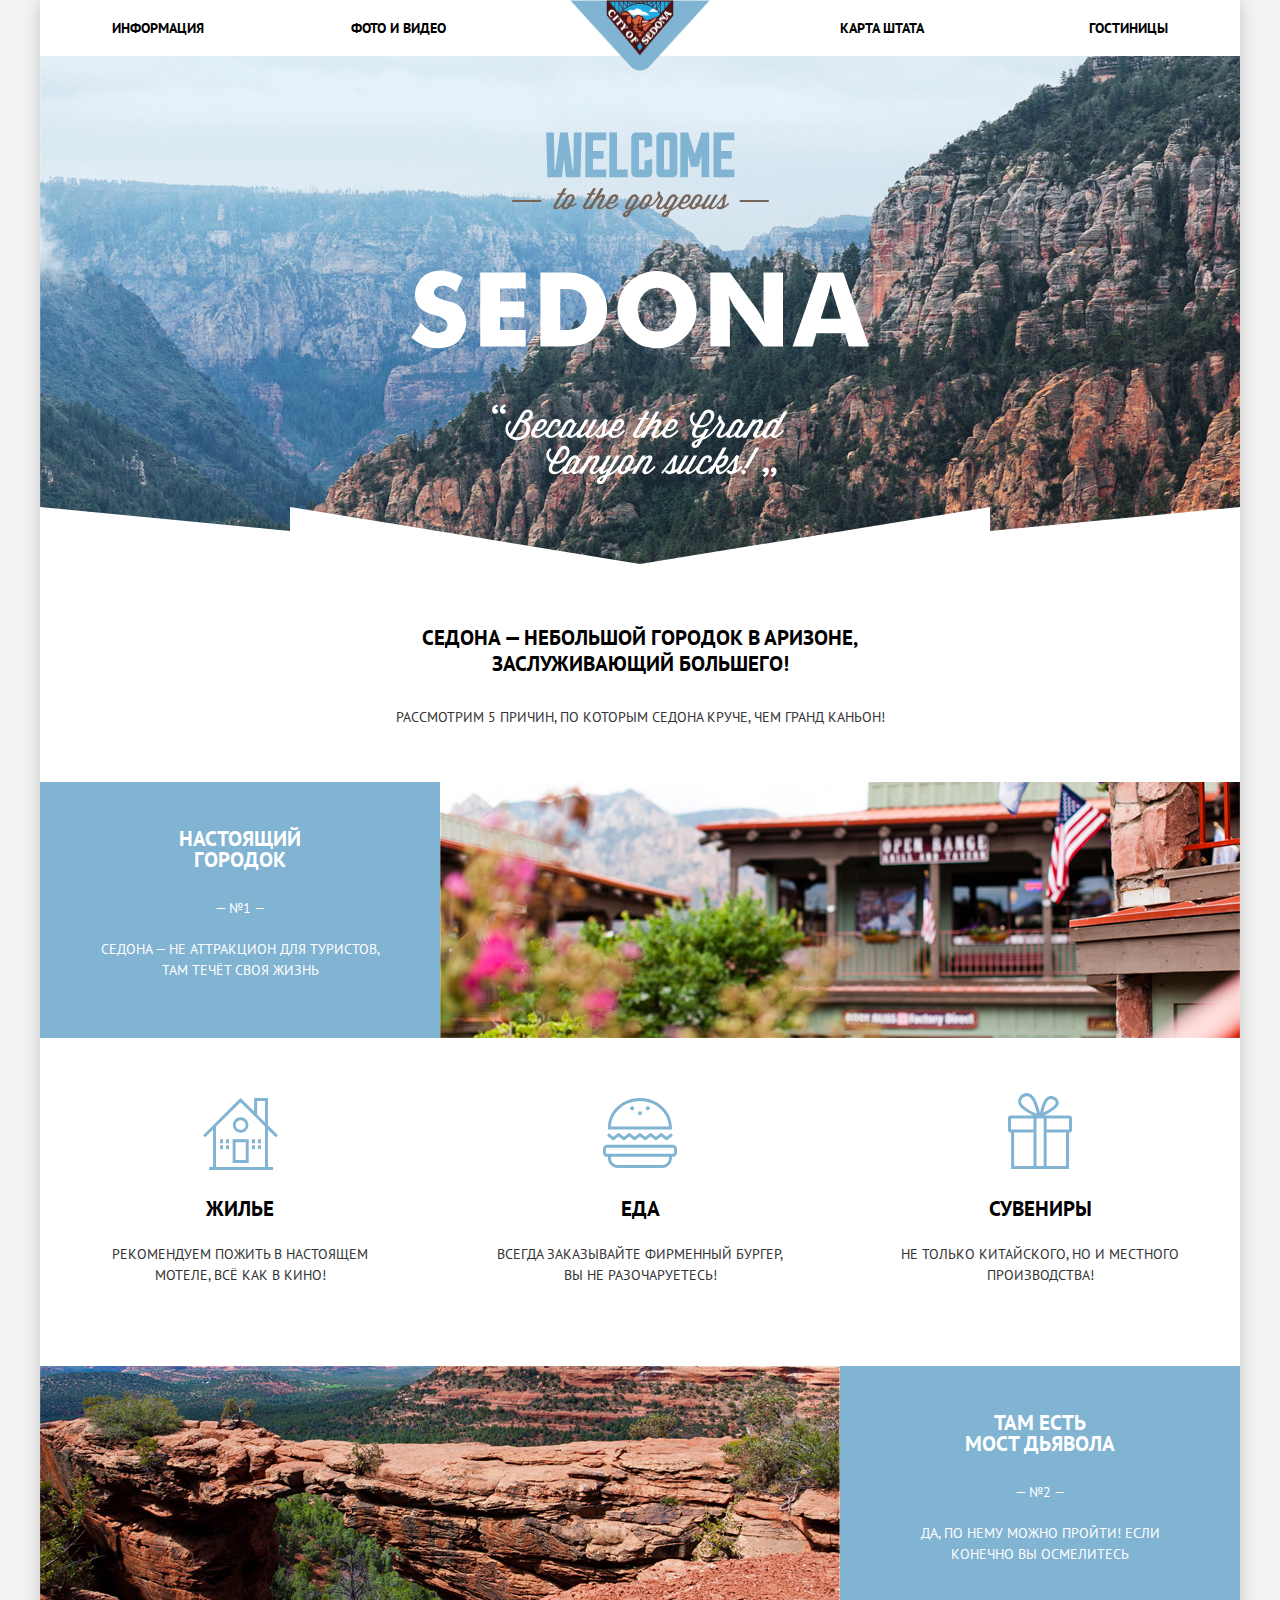
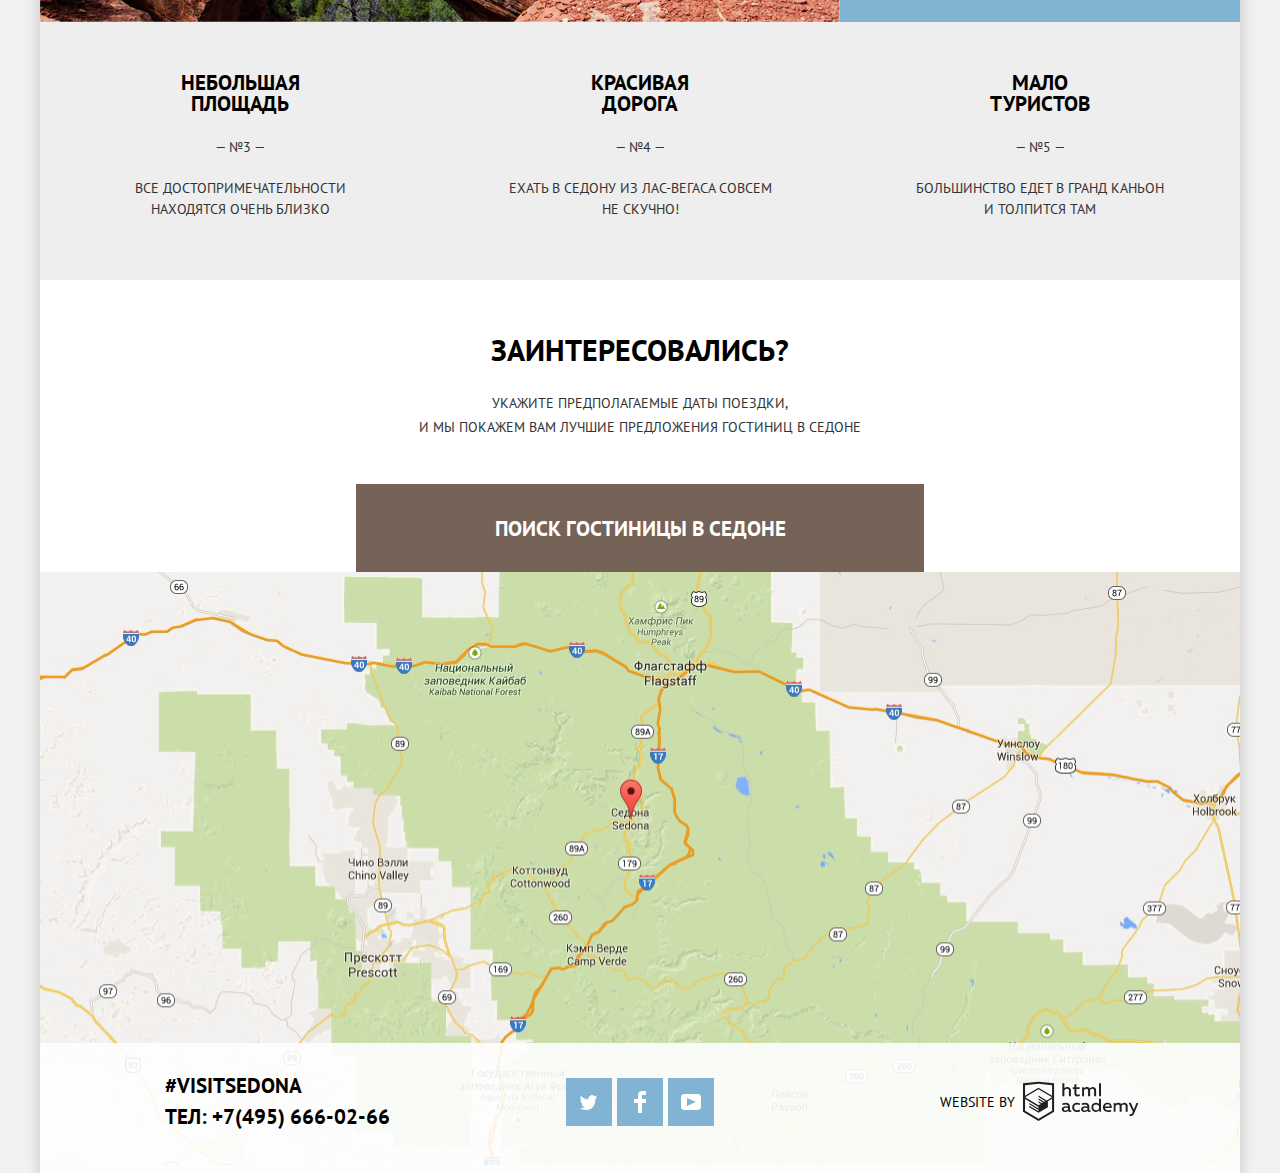
<file: index.html>
<!DOCTYPE html>
<html lang="ru">
  <head>
    <meta charset="utf-8">
    <title>HTML Academy: Седона</title>
    <link href="https://fonts.googleapis.com/css?family=PT+Sans:400,700&display=swap&subset=cyrillic" rel="stylesheet">
    <link href="css/min-normalize.css" rel="stylesheet">
    <link href="css/min-style.css" rel="stylesheet">
  </head>

  <body>
    <div class="container">
      <header>
        <nav class="main-navigation">
          <a class="main-header-logo"><img src="img/logo/logo.png" width="140" height="71" alt="City of Sedona"></a>
          <ul class="site-navigation">
            <li><a href="#">Информация</a></li>
            <li><a href="#">Фото и видео</a></li>
            <li><a href="#">Карта штата</a></li>
            <li><a href="sedona-hotels.html">Гостиницы</a></li>
          </ul>
        </nav>
      </header>

      <main>
        <section class="welcome-sedona">
          <img src="img/banners/welcome.svg" alt="Добро пожаловать в Седону!" width="459" height="353">
        </section>

        <section class="about-sedona">
          <h1>Седона — небольшой городок в Аризоне, заслуживающий большего!</h1>
          <p>Рассмотрим 5 причин, по которым Седона круче, чем Гранд Каньон!</p>
        </section>
        <section class="advantages">       <!-- Большая секция преимущества -->
          <ul class="reasons-list">
            <li class="big-reason">  <!-- Первая большая причина -->
                <div class="description-column">
                  <h2>Настоящий городок</h2>
                  <p class="reason-number">— №1 —</p>
                  <p class="reason-text">Седона — не аттракцион для туристов, там течёт своя жизнь</p>
                </div>
                <img class="big-reason-img" src="img/content/feature-picture1.jpg" alt="изображение городка в Седоне" width="800" height="256">
            </li>
            <li class="big-reason-advantages big-reason-advantages-housing">
              <h3>Жилье</h3>
              <p>Рекомендуем пожить в настоящем мотеле, всё как в кино!</p>
            </li>
            <li class="big-reason-advantages big-reason-advantages-food">
              <h3>Еда</h3>
              <p>Всегда заказывайте фирменный бургер, вы не разочаруетесь!</p>
            </li>
            <li class="big-reason-advantages big-reason-advantages-souvenirs">
              <h3>Сувениры</h3>
              <p>Не только китайского, но и местного производства!</p>
            </li>
            <li class="big-reason"> <!-- Вторая большая причина -->
              <img class="big-reason-img" src="img/content/feature-picture2.jpg" alt="изображение Моста Дьявола" width="800" height="256">
              <div class="description-column">
                <h2>Там есть<br>Мост дьявола</h2>
                <p class="reason-number">— №2 —</p>
                <p class="reason-text">Да, по нему можно пройти! Если конечно вы осмелитесь</p>
              </div>
            </li>
            <li class="small-reason">          <!-- маленькие причины -->
              <h3>Небольшая площадь</h3>
              <p class="reason-number">— №3 —</p>
              <p>Все достопримечательности находятся очень близко</p>
            </li>
            <li class="small-reason">
              <h3>Красивая дорога</h3>
              <p class="reason-number">— №4 —</p>
              <p>Ехать в Седону из Лас-Вегаса совсем не скучно!</p>
            </li>
            <li class="small-reason">
              <h3>Мало туристов</h3>
              <p class="reason-number">— №5 —</p>
              <p>Большинство едет в Гранд Каньон и толпится там</p>
            </li>
          </ul>
        </section>

        <section class="hotel-search">
          <h2>Заинтересовались?</h2>
          <p class="hotel-search-text">Укажите предполагаемые даты поездки,<br>и мы покажем вам лучшие предложения гостиниц в Седоне</p>
          <button class="brown-button brown-button-big" type="button">Поиск гостиницы в Седоне</button>

          <div class="search-form-container">
            <form class="search-form" action="index.html" method="post">
              <h3 class="visually-hidden">Поиск гостиницы в Седоне</h3>
              <p class="search-form-item">
                <label class="form-item-arrival" for="arrival-date">Дата заезда:</label>
                <input id="arrival-date" type="text" name="arrival-date" placeholder="24 апреля 2017" value="" >
                <button class="input-calendar" type="button" aria-label="Открыть календарь">
                  <svg xmlns="http://www.w3.org/2000/svg" width="21" height="22" viewBox="0 0 21 22"><path d="M19.251 2.025h-2.845V.648c0-.381-.294-.689-.656-.689-.363 0-.656.308-.656.689v1.377h-3.938V.648c0-.381-.294-.689-.655-.689-.363 0-.657.308-.657.689v1.377H5.906V.648c0-.381-.294-.689-.656-.689-.363 0-.657.308-.657.689v1.377H1.75C.784 2.025 0 2.847 0 3.862v16.302C0 21.179.784 22 1.75 22h17.501c.966 0 1.749-.821 1.749-1.836V3.862c0-1.015-.783-1.837-1.749-1.837zm.437 18.139a.448.448 0 0 1-.437.459H1.75a.45.45 0 0 1-.438-.459V3.862a.45.45 0 0 1 .438-.459h2.844v1.378c0 .381.294.689.657.689.362 0 .656-.308.656-.689V3.403h3.938v1.378c0 .381.294.689.657.689.361 0 .655-.308.655-.689V3.403h3.938v1.378c0 .381.293.689.656.689.362 0 .656-.308.656-.689V3.403h2.845c.241 0 .437.206.437.459v16.302z"/><path d="M4.594 8.225h2.625v2.066H4.594zM4.594 11.668h2.625v2.067H4.594zM4.594 15.112h2.625v2.066H4.594zM9.188 15.112h2.625v2.066H9.188zM9.188 11.668h2.625v2.067H9.188zM9.188 8.225h2.625v2.066H9.188zM13.781 15.112h2.625v2.066h-2.625zM13.781 11.668h2.625v2.067h-2.625zM13.781 8.225h2.625v2.066h-2.625z"/></svg>
                </button>
              </p>
              <p class="search-form-item">
                <label class="form-item-departure" for="departure-date">Дата выезда:</label>
                <input id="departure-date" type="text" name="departure-date" placeholder="4 июля 2017" value="">
                <button class="input-calendar" type="button" aria-label="Открыть календарь">
                  <svg xmlns="http://www.w3.org/2000/svg" width="21" height="22" viewBox="0 0 21 22"><path d="M19.251 2.025h-2.845V.648c0-.381-.294-.689-.656-.689-.363 0-.656.308-.656.689v1.377h-3.938V.648c0-.381-.294-.689-.655-.689-.363 0-.657.308-.657.689v1.377H5.906V.648c0-.381-.294-.689-.656-.689-.363 0-.657.308-.657.689v1.377H1.75C.784 2.025 0 2.847 0 3.862v16.302C0 21.179.784 22 1.75 22h17.501c.966 0 1.749-.821 1.749-1.836V3.862c0-1.015-.783-1.837-1.749-1.837zm.437 18.139a.448.448 0 0 1-.437.459H1.75a.45.45 0 0 1-.438-.459V3.862a.45.45 0 0 1 .438-.459h2.844v1.378c0 .381.294.689.657.689.362 0 .656-.308.656-.689V3.403h3.938v1.378c0 .381.294.689.657.689.361 0 .655-.308.655-.689V3.403h3.938v1.378c0 .381.293.689.656.689.362 0 .656-.308.656-.689V3.403h2.845c.241 0 .437.206.437.459v16.302z"/><path d="M4.594 8.225h2.625v2.066H4.594zM4.594 11.668h2.625v2.067H4.594zM4.594 15.112h2.625v2.066H4.594zM9.188 15.112h2.625v2.066H9.188zM9.188 11.668h2.625v2.067H9.188zM9.188 8.225h2.625v2.066H9.188zM13.781 15.112h2.625v2.066h-2.625zM13.781 11.668h2.625v2.067h-2.625zM13.781 8.225h2.625v2.066h-2.625z"/></svg>
                </button>
              </p>
              <p class="people-counter">
                <label for="adult">Взрослые:</label>
                <span class="people-counter-container">
                  <button type="button" aria-label="Уменьшить количество">−</button>
                  <input id="adult" type="number" name="adult" value="2">
                  <button type="button" aria-label="Увеличить количество">+</button>
                </span>
              </p>
              <p class="people-counter">
                <label for="child">Дети:</label>
                <span class="people-counter-container">
                  <button type="button" aria-label="Уменьшить количество">−</button>
                  <input id="child" type="number" name="child" value="0">
                  <button type="button" aria-label="Увеличить количество">+</button>
                </span>
              </p>
              <button type="submit" class="blue-button blue-button-big">Найти</button>
            </form>
          </div>

        </section>
        <iframe src="https://www.google.com/maps/embed?pb=!1m18!1m12!1m3!1d52385.13565747691!2d-111.83015810420495!3d34.85444381570012!2m3!1f0!2f0!3f0!3m2!1i1024!2i768!4f13.1!3m3!1m2!1s0x872da132f942b00d%3A0x5548c523fa6c8efd!2z0KHQtdC00L7QvdCwLCDQkNGA0LjQt9C-0L3QsCA4NjMzNiwg0KHQqNCQ!5e0!3m2!1sru!2sru!4v1584162866774!5m2!1sru!2sru" width="1200" height="593" aria-label="интерактивная карта" allowfullscreen="" aria-hidden="false" tabindex="0"></iframe>
        <img src="img/content/map.png" alt="город Седона расположен в северной части долины Верде штата Аризона, по обе стороны границы между округами Коконино и Явапаи" width="1200" height="593">
      </main>

      <footer class="main-footer index-footer">
        <p class="footer-contacts">
          <span>#visitSEDONA</span>
          <a href="tel:+74956660266">Тел: +7(495) 666-02-66</a>
        </p>
        <ul class="footer-social-list">
          <li>
            <a class="social-button" href="#">
              <span class="visually-hidden">Twitter</span>
              <svg xmlns="http://www.w3.org/2000/svg" xmlns:xlink="http://www.w3.org/1999/xlink" width="17" height="15" viewBox="0 0 17 15">
                <image width="17" height="15"/>
                <path fill="#FFF" d="M10.95.144c1.685-.496 2.984.27 3.577 1.179.673-.231 1.331-.481 2.011-.708a2.345 2.345 0 0 1-.857 1.768c.685.17 1.304-.491 1.304-.491-.169 1-1.006 1.788-1.563 2.024-.231 6.75-3.175 11.217-10.077 11.082h-.446c-.41 0-4.164-.46-4.898-1.887 2.271.196 3.893-.422 4.693-1.177-.96-.3-2.679-.477-2.979-2.95.349.106.564.228 1.19.119C1.705 8.247.374 7.53.448 5.33c.285.328 1.067.536 1.34.472C1.085 5.561-.182 2.442.894.85c1.818 1.854 3.735 3.606 7.152 3.773C8.254 2.33 9.183.793 10.95.144z"/>
              </svg>
            </a>
          </li>
          <li>
            <a class="social-button" href="#">
              <span class="visually-hidden">Facebook</span>
              <svg xmlns="http://www.w3.org/2000/svg" width="12" height="22" viewBox="0 0 12 22">
                <path fill="#FFF" d="M12 4V0H8a4 4 0 0 0-4 4v4H0v4h4v10h4V12h4V8H8V4h4z"/>
              </svg>
            </a>
          </li>
          <li>
            <a class="social-button" href="#">
              <span class="visually-hidden">YouTube</span>
              <svg xmlns="http://www.w3.org/2000/svg" xmlns:xlink="http://www.w3.org/1999/xlink" width="20" height="16" viewBox="0 0 20 16">
                <image width="20" height="16" />
                <path fill="#FFF" d="M17 0H3C1.35 0 0 1.35 0 3v10c0 1.65 1.35 3 3 3h14c1.65 0 3-1.35 3-3V3c0-1.65-1.35-3-3-3zM6.027 11.998V4.002L15.014 8l-8.987 3.998z"/>
              </svg>
            </a>
          </li>
        </ul>
          <p class="footer-copyright">
            <span>
              Website by
            </span>
            <a class="footer-copyright-link" href="https://htmlacademy.ru/intensive/htmlcss" target="_blank">
              <span class="visually-hidden">HTML-Academia</span>
              <svg xmlns="http://www.w3.org/2000/svg" data-name="Layer 1" width="115" height="41" viewBox="0 0 113 39">
                  <path fill="#231f20" d="M46.84 28.22a2.07 2.07 0 0 0 .58-.11v1.4a3.41 3.41 0 0 1-1.24.22 1.75 1.75 0 0 1-1.75-1 5.08 5.08 0 0 1-3.3 1.13c-1.59 0-3.06-.87-3.06-2.68 0-2.24 2.08-2.93 3.9-2.93a11.63 11.63 0 0 1 2.28.26v-.31c0-1.09-.8-1.86-2.3-1.86a7.79 7.79 0 0 0-3.15.67v-1.79a10.72 10.72 0 0 1 3.35-.58c2.48 0 4 1.18 4 3.83v3.14a.57.57 0 0 0 .69.61zm-6.76-1.19a1.42 1.42 0 0 0 1.64 1.29 3.56 3.56 0 0 0 2.53-1v-1.51a10.21 10.21 0 0 0-1.9-.22c-1.1.01-2.27.35-2.27 1.45zM53.06 20.62a5.29 5.29 0 0 1 2.7.67v1.79a4.28 4.28 0 0 0-2.42-.73 2.89 2.89 0 1 0 0 5.76 5.26 5.26 0 0 0 2.55-.67v1.8a6.58 6.58 0 0 1-2.9.6 4.42 4.42 0 0 1-4.72-4.54 4.54 4.54 0 0 1 4.79-4.68zM65.84 28.22a2.07 2.07 0 0 0 .58-.11v1.4a3.41 3.41 0 0 1-1.24.22 1.75 1.75 0 0 1-1.75-1 5.08 5.08 0 0 1-3.3 1.13c-1.59 0-3.06-.87-3.06-2.68 0-2.24 2.08-2.93 3.9-2.93a11.63 11.63 0 0 1 2.28.26v-.31c0-1.09-.8-1.86-2.3-1.86a7.79 7.79 0 0 0-3.15.67v-1.79a10.72 10.72 0 0 1 3.35-.58c2.48 0 4 1.18 4 3.83v3.14a.57.57 0 0 0 .69.61zm-6.76-1.19a1.42 1.42 0 0 0 1.64 1.29 3.56 3.56 0 0 0 2.53-1v-1.51a10.21 10.21 0 0 0-1.9-.22c-1.11.01-2.27.35-2.27 1.45zM76.67 16.85v12.76h-1.76v-1.39a4.07 4.07 0 0 1-3.35 1.62 4.62 4.62 0 0 1 0-9.22 4 4 0 0 1 3.15 1.37v-5.14h2zm-4.76 5.48a2.9 2.9 0 0 0 0 5.8 3 3 0 0 0 2.79-1.84v-2.13a3.06 3.06 0 0 0-2.79-1.83zM82.99 20.62c3.48 0 4.68 2.81 4.12 5.34h-6.58c.22 1.57 1.75 2.22 3.35 2.22a6.41 6.41 0 0 0 2.77-.62v1.68a7.5 7.5 0 0 1-3.14.6c-2.68 0-5-1.53-5-4.61a4.39 4.39 0 0 1 4.48-4.61zm.09 1.62a2.39 2.39 0 0 0-2.57 2.26h4.85a2.06 2.06 0 0 0-2.28-2.26zM89.1 29.61v-8.75h1.73v1.09a4 4 0 0 1 2.92-1.33 3 3 0 0 1 2.73 1.4 4.33 4.33 0 0 1 3.06-1.4 3.21 3.21 0 0 1 3.32 3.52v5.47h-2V24.2a1.67 1.67 0 0 0-1.73-1.84 2.94 2.94 0 0 0-2.17 1.18V29.61h-2V24.2a1.67 1.67 0 0 0-1.73-1.84 3.11 3.11 0 0 0-2.32 1.35v5.91h-2zM111.47 20.86h2l-4.1 9.93c-.95 2.28-2.19 3-3.52 3a5 5 0 0 1-1.15-.15v-1.66a3 3 0 0 0 .89.13c.95 0 1.66-.67 2.17-2l.18-.44-4.16-8.82h2.13l3 6.6zM40.66 1.53v5a4 4 0 0 1 2.83-1.2A3.41 3.41 0 0 1 47.1 8.9v5.41h-2V9.15a1.9 1.9 0 0 0-2-2.1 3.08 3.08 0 0 0-2.44 1.46v5.8h-2V1.53h2zM52.43 2.42v3.12h3.17v1.71h-3.17v4c0 1.15.53 1.53 1.66 1.53a4.71 4.71 0 0 0 1.77-.35v1.68a7.14 7.14 0 0 1-2.35.38 2.68 2.68 0 0 1-3-2.88V7.23h-1.6V5.52h1.57V2.88zM58.1 14.29V5.54h1.73v1.09a4 4 0 0 1 2.92-1.33 3 3 0 0 1 2.73 1.4 4.33 4.33 0 0 1 3.06-1.4 3.21 3.21 0 0 1 3.32 3.52v5.47h-2V8.88a1.67 1.67 0 0 0-1.73-1.84 2.94 2.94 0 0 0-2.17 1.18V14.29h-2V8.88a1.67 1.67 0 0 0-1.73-1.84 3.11 3.11 0 0 0-2.32 1.35v5.91h-2zM74.72 1.52h1.95v12.76h-1.95zM15.44.02h-.16L0 1.62v28l15.28 9.09 15.28-9.09v-28zm13.12 28.45l-13.28 7.9L2 28.47V16.99l13.22 7.87v1.43l-9.07-5.4v1.38l9.11 5.47v1.46l-9.1-5.42v1.38l9.11 5.47 9.19-5.5V19.22l4.1-2.45v11.67zm0-13.16l-3.65 2.14-1.68 1-8-4.76v1.38l6.84 4.07h-.06l-.15.09-1 .57-5.64-3.36v1.38l4.45 2.65-1.05.7-3.36-2v1.38l2.21 1.3-2.25 1.35-13.16-7.82 13.17-7.92zm0-1.39L15.21 6.05l-13.2 7.86V3.41l13.28-1.39 13.28 1.39v10.51z"/>
              </svg>
            </a>
          </p>
      </footer>
    </div>
    <script src="js/min-form.js"></script>
  </body>
</html>
</file>
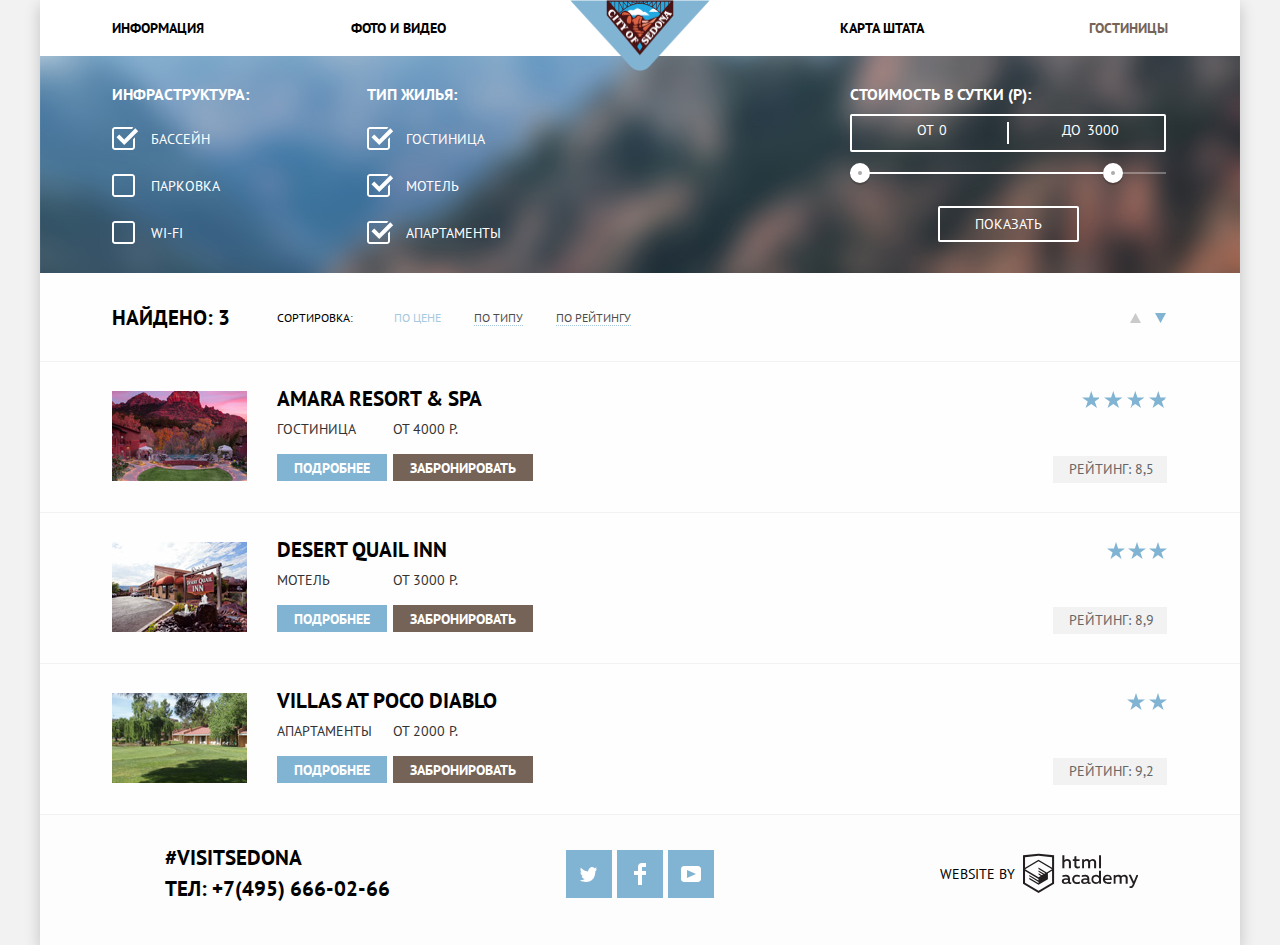
<file: sedona-hotels.html>
<!DOCTYPE html>
<html lang="ru">
  <head>
    <meta charset="utf-8">
    <title>HTML Academy: отели Седоны</title>
    <link href="https://fonts.googleapis.com/css?family=PT+Sans:400,700&display=swap&subset=cyrillic" rel="stylesheet">
    <link href="css/min-normalize.css" rel="stylesheet">
    <link href="css/min-style.css" rel="stylesheet">
  </head>

  <body>
    <div class="container">
      <header>
        <nav class="main-navigation">
          <a class="main-header-logo" href="index.html"><img src="img/logo/logo.png" width="140" height="71" alt="City of Sedona"></a>
          <ul class="site-navigation">
            <li><a href="#">Информация</a></li>
            <li><a href="#">Фото и видео</a></li>
            <li><a href="#">Карта штата</a></li>
            <li class="nav-selected">Гостиницы</li>
          </ul>
        </nav>
      </header>
      <main>
        <h1 class="visually-hidden">Гостиницы Седоны</h1>
        <section class="filter-form">
          <h2 class="visually-hidden">Фильтр гостиниц</h2>
          <form action="sedona-hotels.html" method="get">
            <fieldset>
              <legend>Инфраструктура:</legend>
              <div class="filter-item">
                <label for="pool" class="form-checkbox">Бассейн
                  <input id="pool" type="checkbox" name="pool" class="visually-hidden" checked>
                  <span class="checkbox-indicator"></span>
                </label>
              </div>
              <div class="filter-item">
                <label for="parking" class="form-checkbox">Парковка
                  <input id="parking" type="checkbox" class="visually-hidden" name="parking">
                  <span class="checkbox-indicator"></span>
                </label>
              </div>
              <div class="filter-item">
                <label for="wi-fi" class="form-checkbox">Wi-Fi
                  <input id="wi-fi" type="checkbox" class="visually-hidden" name="wi-fi">
                  <span class="checkbox-indicator"></span>
                </label>
              </div>
            </fieldset>
            <fieldset>
              <legend>Тип жилья:</legend>
              <div class="filter-item">
                <label for="hotel" class="form-checkbox">Гостиница
                  <input id="hotel" type="checkbox" class="visually-hidden" name="hotel" checked>
                  <span class="checkbox-indicator"></span>
                </label>
              </div>
              <div class="filter-item">
                <label for="motel" class="form-checkbox">Мотель
                  <input id="motel" type="checkbox" class="visually-hidden" name="motel" checked>
                  <span class="checkbox-indicator"></span>
                </label>
              </div>
              <div class="filter-item">
                <label for="apartments" class="form-checkbox">Апартаменты
                  <input id="apartments" type="checkbox" class="visually-hidden" name="apartments" checked>
                  <span class="checkbox-indicator"></span>
                </label>
              </div>
            </fieldset>
            <div class="filter-range">
              <div class="filter-range-title">
                Стоимость в сутки (р):
              </div>
              <div class="price-controls">
                <label class="min-price" for="initial-number">от <input id="initial-number" type="number" name="initial-number" value="0"></label>
                <label class="max-price" for="finite-number">до <input id="finite-number" type="number" name="finite-number" value="3000"></label>
              </div>
              <div class="range-controls">
                <div class="scale">
                  <div class="bar"></div>
                </div>
                <div class="range-toggle range-toggle-min"></div>
                <div class="range-toggle range-toggle-max"></div>
              </div>
              <button class="btn-transparent" type="submit">Показать</button>
            </div>
          </form>
        </section>
        <section class ="results"> <!-- результаты поиска и сортировка -->
          <h3>Найдено: 3</h3>
          <h4>Сортировка:</h4>
          <ul class="sorting-list">
            <li><a class="sort-selected">По цене</a></li>
            <li><a href="#">По типу</a></li>
            <li><a href="#">По рейтингу</a></li>
          </ul>
          <div class="sorting-buttons">
            <a class="sorting-item" href="#">
              <span class="visually-hidden">сортировка от наименьшего к наибольшему</span>
              <svg xmlns="http://www.w3.org/2000/svg" width="11" height="10" viewBox="0 0 11 10">
                <path fill="#cacaca" d="M5.5 0L0 10h11z"/>
              </svg>
            </a>
            <a class="sorting-item sorting-item-selected" href="#">
              <span class="visually-hidden">сортировка от наибольшего к наименьшему</span>
              <svg xmlns="http://www.w3.org/2000/svg" width="11" height="10" viewBox="0 0 11 10">
                <path fill="#cacaca" d="M5.5 10L0 0h11"/>
              </svg>
            </a>
          </div>
        </section>
        <section class="all-found-hotels">
          <h2 class="visually-hidden">Найденные гостиницы</h2>
          <article class="found-hotel">
            <figure>
              <a href="#"><img src="img/content/hotel-amara.jpg" width="135" height="90" alt="Amara Resort & Spa"></a>
            </figure>
            <div class="description-hotel">
              <h3><a class="name-hotel" href="#">Amara Resort & Spa</a></h3>
              <div class="columns-container">  <!-- общий флекс-контейнер -->
                <div class="column-1">
                  <p class="type-hotel">Гостиница</p>
                  <a class="blue-button blue-button-detail" href="#">Подробнее</a>
                </div>
                <div class="column-2">
                  <p class="price">от 4000 р.</p>
                  <a class="brown-button" href="#">Забронировать</a>
                </div>
              </div>
            </div>
            <div class="rating">
              <p class="stars stars-4" aria-label="4 звезды"></p>
              <p class="rating-nmb">Рейтинг: 8,5</p>
            </div>
          </article>
          <article class="found-hotel">
            <figure>
              <a href="#"><img src="img/content/hotel-desert.jpg" width="135" height="90" alt="Desert Quail Inn"></a>
            </figure>
            <div class="description-hotel">
              <h3><a class="name-hotel" href="#">Desert Quail Inn</a></h3>
              <div class="columns-container">  <!-- общий флекс-контейнер -->
                <div class="column-1">
                  <p class="type-hotel">Мотель</p>
                  <a class="blue-button blue-button-detail" href="#">Подробнее</a>
                </div>
                <div class="column-2">
                  <p class="price">от 3000 р.</p>
                  <a class="brown-button" href="#">Забронировать</a>
                </div>
              </div>
            </div>
            <div class="rating">
              <p class="stars stars-3" aria-label="3 звезды"></p>
              <p class="rating-nmb">Рейтинг: 8,9</p>
            </div>
          </article>
          <article class="found-hotel">
            <figure>
              <a href="#"><img src="img/content/hotel-villas.jpg" width="135" height="90" alt="Villas at Poco Diablo"></a>
            </figure>
            <div class="description-hotel">
              <h3><a class="name-hotel" href="#">Villas at Poco Diablo</a></h3>
              <div class="columns-container">  <!-- общий флекс-контейнер -->
                  <div class="column-1">
                    <p class="type-hotel">Апартаменты</p>
                    <a class="blue-button blue-button-detail" href="#">Подробнее</a>
                  </div>
                  <div class="column-2">
                    <p class="price">от 2000 р.</p>
                    <a class="brown-button" href="#">Забронировать</a>
                  </div>
                </div>
            </div>
            <div class="rating">
              <p class="stars stars-2" aria-label="2 звезды"></p>
              <p class="rating-nmb">Рейтинг: 9,2</p>
            </div>
          </article>
        </section>
      </main>
      <footer class="main-footer">
        <p class="footer-contacts">
          <span>#visitSEDONA</span>
          <a href="tel:+74956660266">Тел: +7(495) 666-02-66</a>
        </p>
        <ul class="footer-social-list">
          <li>
            <a class="social-button" href="#">
              <span class="visually-hidden">Twitter</span>
              <svg xmlns="http://www.w3.org/2000/svg" xmlns:xlink="http://www.w3.org/1999/xlink" width="17" height="15" viewBox="0 0 17 15">
                <image width="17" height="15"/>
                <path fill="#FFF" d="M10.95.144c1.685-.496 2.984.27 3.577 1.179.673-.231 1.331-.481 2.011-.708a2.345 2.345 0 0 1-.857 1.768c.685.17 1.304-.491 1.304-.491-.169 1-1.006 1.788-1.563 2.024-.231 6.75-3.175 11.217-10.077 11.082h-.446c-.41 0-4.164-.46-4.898-1.887 2.271.196 3.893-.422 4.693-1.177-.96-.3-2.679-.477-2.979-2.95.349.106.564.228 1.19.119C1.705 8.247.374 7.53.448 5.33c.285.328 1.067.536 1.34.472C1.085 5.561-.182 2.442.894.85c1.818 1.854 3.735 3.606 7.152 3.773C8.254 2.33 9.183.793 10.95.144z"/>
              </svg>
            </a>
          </li>
          <li>
            <a class="social-button" href="#">
              <span class="visually-hidden">Facebook</span>
              <svg xmlns="http://www.w3.org/2000/svg" width="12" height="22" viewBox="0 0 12 22">
                <path fill="#FFF" d="M12 4V0H8a4 4 0 0 0-4 4v4H0v4h4v10h4V12h4V8H8V4h4z"/>
              </svg>
            </a>
          </li>
          <li>
            <a class="social-button" href="#">
              <span class="visually-hidden">YouTube</span>
              <svg xmlns="http://www.w3.org/2000/svg" xmlns:xlink="http://www.w3.org/1999/xlink" width="20" height="16" viewBox="0 0 20 16">
                <image width="20" height="16" />
                <path fill="#FFF" d="M17 0H3C1.35 0 0 1.35 0 3v10c0 1.65 1.35 3 3 3h14c1.65 0 3-1.35 3-3V3c0-1.65-1.35-3-3-3zM6.027 11.998V4.002L15.014 8l-8.987 3.998z"/>
              </svg>
            </a>
          </li>
        </ul>
        <p class="footer-copyright">
          <span>
            Website by
          </span>
          <a class="footer-copyright-link" href="https://htmlacademy.ru/intensive/htmlcss" target="_blank">
            <span class="visually-hidden">HTML-Academia</span>
            <svg xmlns="http://www.w3.org/2000/svg" data-name="Layer 1" width="115" height="41" viewBox="0 0 113 39">
                <path fill="#231f20" d="M46.84 28.22a2.07 2.07 0 0 0 .58-.11v1.4a3.41 3.41 0 0 1-1.24.22 1.75 1.75 0 0 1-1.75-1 5.08 5.08 0 0 1-3.3 1.13c-1.59 0-3.06-.87-3.06-2.68 0-2.24 2.08-2.93 3.9-2.93a11.63 11.63 0 0 1 2.28.26v-.31c0-1.09-.8-1.86-2.3-1.86a7.79 7.79 0 0 0-3.15.67v-1.79a10.72 10.72 0 0 1 3.35-.58c2.48 0 4 1.18 4 3.83v3.14a.57.57 0 0 0 .69.61zm-6.76-1.19a1.42 1.42 0 0 0 1.64 1.29 3.56 3.56 0 0 0 2.53-1v-1.51a10.21 10.21 0 0 0-1.9-.22c-1.1.01-2.27.35-2.27 1.45zM53.06 20.62a5.29 5.29 0 0 1 2.7.67v1.79a4.28 4.28 0 0 0-2.42-.73 2.89 2.89 0 1 0 0 5.76 5.26 5.26 0 0 0 2.55-.67v1.8a6.58 6.58 0 0 1-2.9.6 4.42 4.42 0 0 1-4.72-4.54 4.54 4.54 0 0 1 4.79-4.68zM65.84 28.22a2.07 2.07 0 0 0 .58-.11v1.4a3.41 3.41 0 0 1-1.24.22 1.75 1.75 0 0 1-1.75-1 5.08 5.08 0 0 1-3.3 1.13c-1.59 0-3.06-.87-3.06-2.68 0-2.24 2.08-2.93 3.9-2.93a11.63 11.63 0 0 1 2.28.26v-.31c0-1.09-.8-1.86-2.3-1.86a7.79 7.79 0 0 0-3.15.67v-1.79a10.72 10.72 0 0 1 3.35-.58c2.48 0 4 1.18 4 3.83v3.14a.57.57 0 0 0 .69.61zm-6.76-1.19a1.42 1.42 0 0 0 1.64 1.29 3.56 3.56 0 0 0 2.53-1v-1.51a10.21 10.21 0 0 0-1.9-.22c-1.11.01-2.27.35-2.27 1.45zM76.67 16.85v12.76h-1.76v-1.39a4.07 4.07 0 0 1-3.35 1.62 4.62 4.62 0 0 1 0-9.22 4 4 0 0 1 3.15 1.37v-5.14h2zm-4.76 5.48a2.9 2.9 0 0 0 0 5.8 3 3 0 0 0 2.79-1.84v-2.13a3.06 3.06 0 0 0-2.79-1.83zM82.99 20.62c3.48 0 4.68 2.81 4.12 5.34h-6.58c.22 1.57 1.75 2.22 3.35 2.22a6.41 6.41 0 0 0 2.77-.62v1.68a7.5 7.5 0 0 1-3.14.6c-2.68 0-5-1.53-5-4.61a4.39 4.39 0 0 1 4.48-4.61zm.09 1.62a2.39 2.39 0 0 0-2.57 2.26h4.85a2.06 2.06 0 0 0-2.28-2.26zM89.1 29.61v-8.75h1.73v1.09a4 4 0 0 1 2.92-1.33 3 3 0 0 1 2.73 1.4 4.33 4.33 0 0 1 3.06-1.4 3.21 3.21 0 0 1 3.32 3.52v5.47h-2V24.2a1.67 1.67 0 0 0-1.73-1.84 2.94 2.94 0 0 0-2.17 1.18V29.61h-2V24.2a1.67 1.67 0 0 0-1.73-1.84 3.11 3.11 0 0 0-2.32 1.35v5.91h-2zM111.47 20.86h2l-4.1 9.93c-.95 2.28-2.19 3-3.52 3a5 5 0 0 1-1.15-.15v-1.66a3 3 0 0 0 .89.13c.95 0 1.66-.67 2.17-2l.18-.44-4.16-8.82h2.13l3 6.6zM40.66 1.53v5a4 4 0 0 1 2.83-1.2A3.41 3.41 0 0 1 47.1 8.9v5.41h-2V9.15a1.9 1.9 0 0 0-2-2.1 3.08 3.08 0 0 0-2.44 1.46v5.8h-2V1.53h2zM52.43 2.42v3.12h3.17v1.71h-3.17v4c0 1.15.53 1.53 1.66 1.53a4.71 4.71 0 0 0 1.77-.35v1.68a7.14 7.14 0 0 1-2.35.38 2.68 2.68 0 0 1-3-2.88V7.23h-1.6V5.52h1.57V2.88zM58.1 14.29V5.54h1.73v1.09a4 4 0 0 1 2.92-1.33 3 3 0 0 1 2.73 1.4 4.33 4.33 0 0 1 3.06-1.4 3.21 3.21 0 0 1 3.32 3.52v5.47h-2V8.88a1.67 1.67 0 0 0-1.73-1.84 2.94 2.94 0 0 0-2.17 1.18V14.29h-2V8.88a1.67 1.67 0 0 0-1.73-1.84 3.11 3.11 0 0 0-2.32 1.35v5.91h-2zM74.72 1.52h1.95v12.76h-1.95zM15.44.02h-.16L0 1.62v28l15.28 9.09 15.28-9.09v-28zm13.12 28.45l-13.28 7.9L2 28.47V16.99l13.22 7.87v1.43l-9.07-5.4v1.38l9.11 5.47v1.46l-9.1-5.42v1.38l9.11 5.47 9.19-5.5V19.22l4.1-2.45v11.67zm0-13.16l-3.65 2.14-1.68 1-8-4.76v1.38l6.84 4.07h-.06l-.15.09-1 .57-5.64-3.36v1.38l4.45 2.65-1.05.7-3.36-2v1.38l2.21 1.3-2.25 1.35-13.16-7.82 13.17-7.92zm0-1.39L15.21 6.05l-13.2 7.86V3.41l13.28-1.39 13.28 1.39v10.51z"/>
            </svg>
          </a>
        </p>
      </footer>
    </div>
    <script src="js/min-form.js"></script>
  </body>
</html>
</file>
<file: css/min-style.css>
body{margin:0;padding:0;font-family:"PT Sans",Arial,sans-serif;font-size:14px;line-height:1.86;font-weight:400;color:#000;text-transform:uppercase;background-color:#f2f2f2}a{text-decoration:none}.visually-hidden{position:absolute;clip:rect(0 0 0 0);width:1px;height:1px;margin:-1px}.container{position:relative;margin:0 auto;width:1200px;box-shadow:0 5px 15px 0 rgba(0,1,1,.2)}.brown-button{font-family:"PT Sans",Arial,sans-serif;text-transform:uppercase;line-height:1.5;font-weight:700;outline:none;color:#fff;text-align:center;background-color:#766357;border:none;display:inline-block;vertical-align:top;height:20px;padding-left:17px;padding-right:17px;padding-top:4px;padding-bottom:3px;cursor:pointer}.blue-button{font-family:"PT Sans",Arial,sans-serif;text-transform:uppercase;font-size:14px;line-height:1.5;font-weight:700;outline:none;color:#fff;text-align:center;background-color:#81b3d2;border:none;display:inline-block;vertical-align:top}.main-navigation{color:#000;font-weight:700;background-color:#fff;position:relative;z-index:1}.nav-selected{color:#766357;font-weight:700}.site-navigation{display:flex;flex-wrap:wrap;list-style:none;margin:0;padding:0;padding-top:15px;padding-bottom:15px;margin-top:-71px;justify-content:flex-start;align-items:center}.site-navigation a{font-weight:700;color:inherit}.site-navigation li{flex-basis:239px}.site-navigation li:nth-child(4n + 1){padding-left:72px;text-align:left}.site-navigation li:nth-child(4n + 2){text-align:left}.site-navigation li:nth-child(4n + 3){text-align:right;margin-left:95px}.site-navigation li:nth-child(4n + 4){text-align:right;margin-left:5px}.site-navigation a:hover,.site-navigation a:focus{color:#81b3d2}.site-navigation a:active{color:#000;opacity:.3}.main-header-logo{display:block;margin:0 auto;width:140px;height:71px}.welcome-sedona{position:relative;background-image:url(../img/bg/background-photo.jpg);background-repeat:no-repeat;background-position:center -82px;height:508px;background-color:#3f86b0;background-size:cover;text-align:center}.welcome-sedona::after{content:"";position:absolute;background-repeat:no-repeat;bottom:0;height:57px;left:0;right:0;background-image:url(../img/bg/intro-mask.svg)}.welcome-sedona img{margin-top:76px;width:459px;height:353px}.about-sedona{text-align:center;background-color:#fff;padding-top:61px;padding-bottom:52px}.about-sedona h1{width:450px;font-size:21px;line-height:1.24;font-weight:700;margin-left:auto;margin-right:auto;margin-top:0;margin-bottom:27px}.about-sedona p{margin:0;padding:0;width:600px;margin-left:auto;margin-right:auto;color:#333}.reasons-list{padding:0;margin:0;list-style:none;line-height:1.5;text-align:center;display:flex;flex-wrap:wrap}.big-reason{min-height:140px;flex-basis:100%;display:flex;background-color:#81b3d2}.description-column{margin:0;line-height:21px;color:#fff;min-height:140px;padding-top:46px;padding-bottom:30px;padding-left:48px;padding-right:48px;flex-grow:1}.description-column h2{margin:0;padding:0;font-size:21px;font-weight:700;width:160px;margin-left:auto;margin-right:auto;margin-bottom:28px}.reason-number{margin:0;margin-bottom:20px}.reason-text{margin:0;padding:0}.big-reason-img{vertical-align:top}.big-reason-advantages,.small-reason{box-sizing:border-box}.big-reason-advantages{background-color:#fff;width:400px;padding-top:160px;padding-bottom:80px;padding-left:55px;padding-right:55px}.big-reason-advantages h3{line-height:1;margin:0;font-size:21px;font-weight:700;margin-bottom:25px}.big-reason-advantages p{margin:0;color:#333}.big-reason-advantages-housing{background-image:url(../img/bg/icon-reason1.svg);background-repeat:no-repeat;background-position:top 60px center}.big-reason-advantages-food{background-image:url(../img/bg/icon-reason3.svg);background-repeat:no-repeat;background-position:top 60px center}.big-reason-advantages-food p{width:290px}.big-reason-advantages-souvenirs{background-image:url(../img/bg/icon-reason2.svg);background-repeat:no-repeat;background-position:top 55px center}.small-reason{background-color:#eee;width:400px;padding-top:50px;padding-bottom:60px;padding-left:65px;padding-right:65px}.small-reason h3{margin:0;line-height:1;font-size:21px;font-weight:700;padding-left:58px;padding-right:58px;margin-bottom:23px}.small-reason p{margin:0;width:270px;color:#333}.small-reason:last-of-type p:not(.reason-number){width:250px;margin-left:10px}.small-reason .reason-number{margin-bottom:20px}.hotel-search{position:relative;text-align:center;padding-top:52px;background-color:#fff}.hotel-search h2{margin:0;padding:0;font-size:30px;line-height:36px;font-weight:700}.hotel-search-text{margin:0;padding:0;margin-top:23px;line-height:24px;font-weight:400;color:#333}.brown-button-big{font-size:21px;margin-top:45px;height:88px;width:568px;cursor:pointer}.search-form-container{position:absolute;z-index:1;top:100%;left:0;right:0;overflow:hidden}.search-form{margin:0;padding:0;margin:0 auto;display:flex;flex-wrap:wrap;align-content:flex-start;align-items:stretch;background-color:#fff;text-align:left;padding-top:53px;padding-bottom:40px;padding-left:55px;padding-right:55px;width:458px;min-height:300px;box-shadow:0 7px 15px 0 rgba(0,1,1,.15);animation:bounce 0.6s}.form-hide{display:none}.form-error{animation:shake 0.6s}@keyframes bounce{0%{transform:translateY(-800px)}50%{transform:translateY(-400px)}100%{transform:translateY(0)}}@keyframes shake{0%,100%{transform:translateX(0)}10%,30%,50%,70%,90%{transform:translateX(-10px)}20%,40%,60%,80%{transform:translateX(10px)}}.search-form input{height:36px;text-transform:uppercase}.search-form-item{margin:0;padding:0;margin-bottom:27px;position:relative;display:flex;flex-basis:100%;justify-content:space-between;align-items:center}.search-form-item input{padding:0;width:298px;margin-left:auto;padding-right:35px;padding-left:8px}::-webkit-input-placeholder{color:#000}input[type="text"]::-moz-placeholder{color:#000;opacity:1}::-ms-input-placeholder{color:#000}:-ms-input-placeholder{color:#000}input[type="number"]{-moz-appearance:textfield}input::-webkit-outer-spin-button,input::-webkit-inner-spin-button{-webkit-appearance:none}.search-form input::-webkit-outer-spin-button,.search-form input::-webkit-inner-spin-button{-webkit-appearance:none}.input-calendar{outline:none;border:none;margin:0;padding:0;width:30px;height:38px;position:absolute;right:5px;top:0;margin-top:2px;background-color:transparent;fill:#a9a9a9;cursor:pointer}.input-calendar:hover,.input-calendar:focus{background-color:transparent;fill:#231f20}.input-calendar:active{background-color:transparent;fill:#81b3d2}.people-counter{display:flex;align-items:center;justify-content:space-between;flex-basis:50%;margin:0;padding:0;min-height:38px;margin-bottom:55px;flex-grow:1}.people-counter-container{display:flex;justify-content:flex-start;align-items:center}.people-counter input{padding:0;width:36px;height:34px;text-align:center}.people-counter:nth-child(2n + 1) label{margin-left:50px}.people-counter button{outline:none;border:none;background-color:#f2f2f2;width:38px;height:38px;color:#a9a9a9;font-size:26px;font-weight:800;cursor:pointer}.people-counter button:hover,.people-counter button:focus{color:#231f20}.people-counter button:active{color:#81b3d2}.hotel-search label{font-weight:700}.hotel-search input{font-family:"PT Sans",Arial,sans-serif;font-size:14px;line-height:26px;font-weight:700;outline:none;background-color:#f2f2f2;border:2px solid #f2f2f2}.hotel-search input:hover{background-color:#ebebeb;border:2px solid #ebebeb}.hotel-search input:focus{background-color:#fff;border:2px solid #e5e5e5}.brown-button:hover,.brown-button:focus{background-color:#604e43}.brown-button:active{background-color:#503e33;color:rgba(255,255,255,.3)}.column-2 .brown-button{margin-top:14px}.blue-button-detail{height:20px;margin-top:14px;padding-left:17px;padding-right:17px;padding-top:4px;padding-bottom:3px}.blue-button-big{font-size:21px;padding-top:12px;padding-bottom:14px;width:100%;cursor:pointer}.blue-button:hover,.blue-button:focus{background-color:#669ec0}.blue-button:active{background-color:#5496bd;color:rgba(255,255,255,.3)}.container iframe{position:absolute;border:none;z-index:0}.main-footer{display:flex;justify-content:center;align-items:flex-start;padding-top:30px;padding-bottom:42px;padding-left:125px;padding-right:101px;background-color:rgba(254,254,254,.9);min-height:50px}.index-footer{position:absolute;bottom:0;right:0;left:0}.footer-contacts{font-size:21px;font-weight:700;line-height:1.24;width:370px;padding:0;margin:0;margin-right:170px}.footer-contacts a{color:#000}.footer-contacts span{display:block;margin-bottom:5px}.footer-social-list{text-align:center;align-self:center;list-style:none;margin:0;padding:0;margin-top:5px;display:flex;width:250px;flex-wrap:wrap}.social-button{display:flex;width:46px;height:48px;align-items:center;justify-content:center;background-color:#81b3d2;margin-bottom:5px;margin-right:5px}.social-button:hover,.social-button:focus{background-color:#669ec0}.social-button:active{background-color:#5496bd}.social-button:active path{opacity:.3}.footer-copyright{display:flex;align-items:center;margin:0;width:320px;margin-left:218px;text-align:center;align-self:center}.footer-copyright span{margin-right:8px;min-width:75px}.footer-copyright-link{display:block;margin-top:6px}.footer-copyright-link:hover path,.footer-copyright-link:focus path{fill:#81b3d2}.footer-copyright-link:active path{fill:#bdbbbc}.filter-form{background-image:url(../img/bg/filter-background.jpg);min-height:165px;background-color:#4a789d;background-repeat:no-repeat;background-position:center -295px;padding-left:72px;padding-right:74px;padding-top:28px;padding-bottom:6px}.filter-form form{display:flex}.filter-form p{margin:0;padding:0}.filter-form legend{font-size:16px;font-weight:700;line-height:1.31;color:#fff;margin-bottom:21px}.filter-form label{color:#fff;line-height:1.86}.filter-form fieldset{margin:0;padding:0;border:0 none;flex-basis:200px;margin-right:55px}.form-checkbox{padding-left:39px;padding-top:3px;padding-bottom:3px;cursor:pointer;position:relative}.form-checkbox input[type="checkbox"] + .checkbox-indicator{position:absolute;top:0;left:0;width:27px;height:23px;background-repeat:no-repeat;background-image:url(../img/icons/checkbox-off.svg)}.form-checkbox input[type="checkbox"]:checked + .checkbox-indicator{background-image:url(../img/icons/checkbox-on.svg)}.form-checkbox input[type="checkbox"]:focus + .checkbox-indicator{outline:2px solid #6a6a6a}.form-checkbox input[type="checkbox"]:disabled + .checkbox-indicator{background-image:url(../img/icons/checkbox-off-disabled.svg)}.form-checkbox input[type="checkbox"]:checked:disabled + .checkbox-indicator{background-image:url(../img/icons/checkbox-on-disabled.svg)}.filter-item{margin-bottom:21px}.filter-range{width:316px;color:#fff;margin-left:auto}.filter-range-title{margin-bottom:9px;font-weight:600;font-size:16px;line-height:21px}.price-controls{position:relative;height:34px;margin-bottom:20px;font-size:0;border:2px solid #fff;border-radius:2px}.price-controls::after{content:"";position:absolute;top:50%;left:50%;width:2px;height:22px;background:#fff;transform:translate(-50%,-50%)}.price-controls label{display:inline-block;font-size:14px;vertical-align:middle;cursor:pointer}.price-controls .min-price{width:90px;padding-left:65px}.price-controls .max-price{width:90px;margin-left:10px;padding-left:45px}.price-controls input{width:50px;margin:0;color:inherit;font:inherit;background:none;border:none}.range-controls{position:relative;margin-bottom:32px}.range-controls .scale{height:2px;background:rgba(255,255,255,.3)}.range-controls .bar{width:80%;height:2px;background:#fff}.range-toggle{position:absolute;top:-9px;width:4px;height:4px;background:#ababab;border:8px solid #fff;border-radius:50%;box-shadow:0 2px 1px 0 rgba(0,1,1,.2);cursor:pointer}.range-toggle:hover{background:#1c4f80}.range-toggle-min{left:0}.range-toggle-max{left:80%}.btn-transparent{display:block;margin:0 auto;padding:6px 35px;font-size:14px;line-height:20px;color:#fff;text-transform:uppercase;background:transparent;border:2px solid #fff;border-radius:2px;cursor:pointer}.btn-transparent:hover{color:#000;background:#fff}.results{background-color:#fefefe;display:flex;align-items:center;padding-left:72px;padding-right:65px;padding-top:32px;padding-bottom:30px;border-bottom:1px solid #f2f2f2}.results h3{margin:0;font-size:21px;font-weight:700;line-height:26px;text-align:left;width:165px}.results h4,.sorting-list li{margin:0;padding:0;font-size:12px;font-weight:400;line-height:18px;text-align:left}.sorting-list{margin:0;padding:0;display:flex;flex-wrap:wrap;min-width:400px;margin-right:auto}.results h4{margin-right:8px}.sorting-list li{list-style:none;margin-left:33px}.sorting-list a{color:#000;opacity:.7;border-bottom:1px dotted #81b3d2}.sorting-list .sort-selected{color:#81b3d2;border-color:transparent}.sorting-list a:not(.sort-selected):hover,.sorting-list a:not(.sort-selected):focus{color:#81b3d2}.sorting-list a:not(.sort-selected):active{color:#000;border-color:transparent}.sorting-buttons{min-width:45px}.sorting-item:first-child{margin-right:10px}.sorting-item-selected path{fill:#81b3d2}.sorting-item:hover path,.sorting-item:focus path{fill:#000}.sorting-item:active path{fill:#81b3d2}.description-hotel .name-hotel{color:#000}.description-hotel .name-hotel:hover,.description-hotel .name-hotel:focus{color:#81b3d2}.description-hotel .name-hotel:active{opacity:.3}.found-hotel ul{list-style:none;margin:0;padding:0}.all-found-hotels{background-color:#fefefe}.found-hotel{display:flex;flex-direction:row;border-bottom:1px solid #f2f2f2;justify-content:space-between;padding-left:72px;padding-right:73px;padding-top:19px;padding-bottom:23px}.found-hotel figure{margin:0;padding-top:10px}.found-hotel h3{margin:0;padding:0;line-height:1.24;margin-top:5px}.description-hotel{padding:0;margin:0;margin-left:30px;margin-right:auto;margin-bottom:7px;width:650px}.columns-container{margin:0;padding:0;margin-top:7px;display:flex}.column-1{margin:0;padding:0;min-height:36px;-ms-grid-row-align:center;align-self:center;margin-right:6px}.description-hotel h3{font-size:21px;font-weight:700}.description-hotel p,.rating{margin:0;padding:0;line-height:1.5;color:#333}.rating{margin:0;padding:0;padding-top:10px;margin-bottom:6px;display:flex;flex-direction:column;justify-content:space-between}.stars{margin:0;background-image:url(../img/icons/star.svg);background-repeat:space;height:17px;margin-left:auto}.stars-5{width:100px}.stars-4{width:85px}.stars-3{width:60px}.stars-2{width:40px}.stars-1{width:20px}.rating-nmb{margin:0;background-color:#f2f2f2;color:#666;padding-top:3px;padding-right:13px;padding-bottom:3px;padding-left:16px}
</file>
